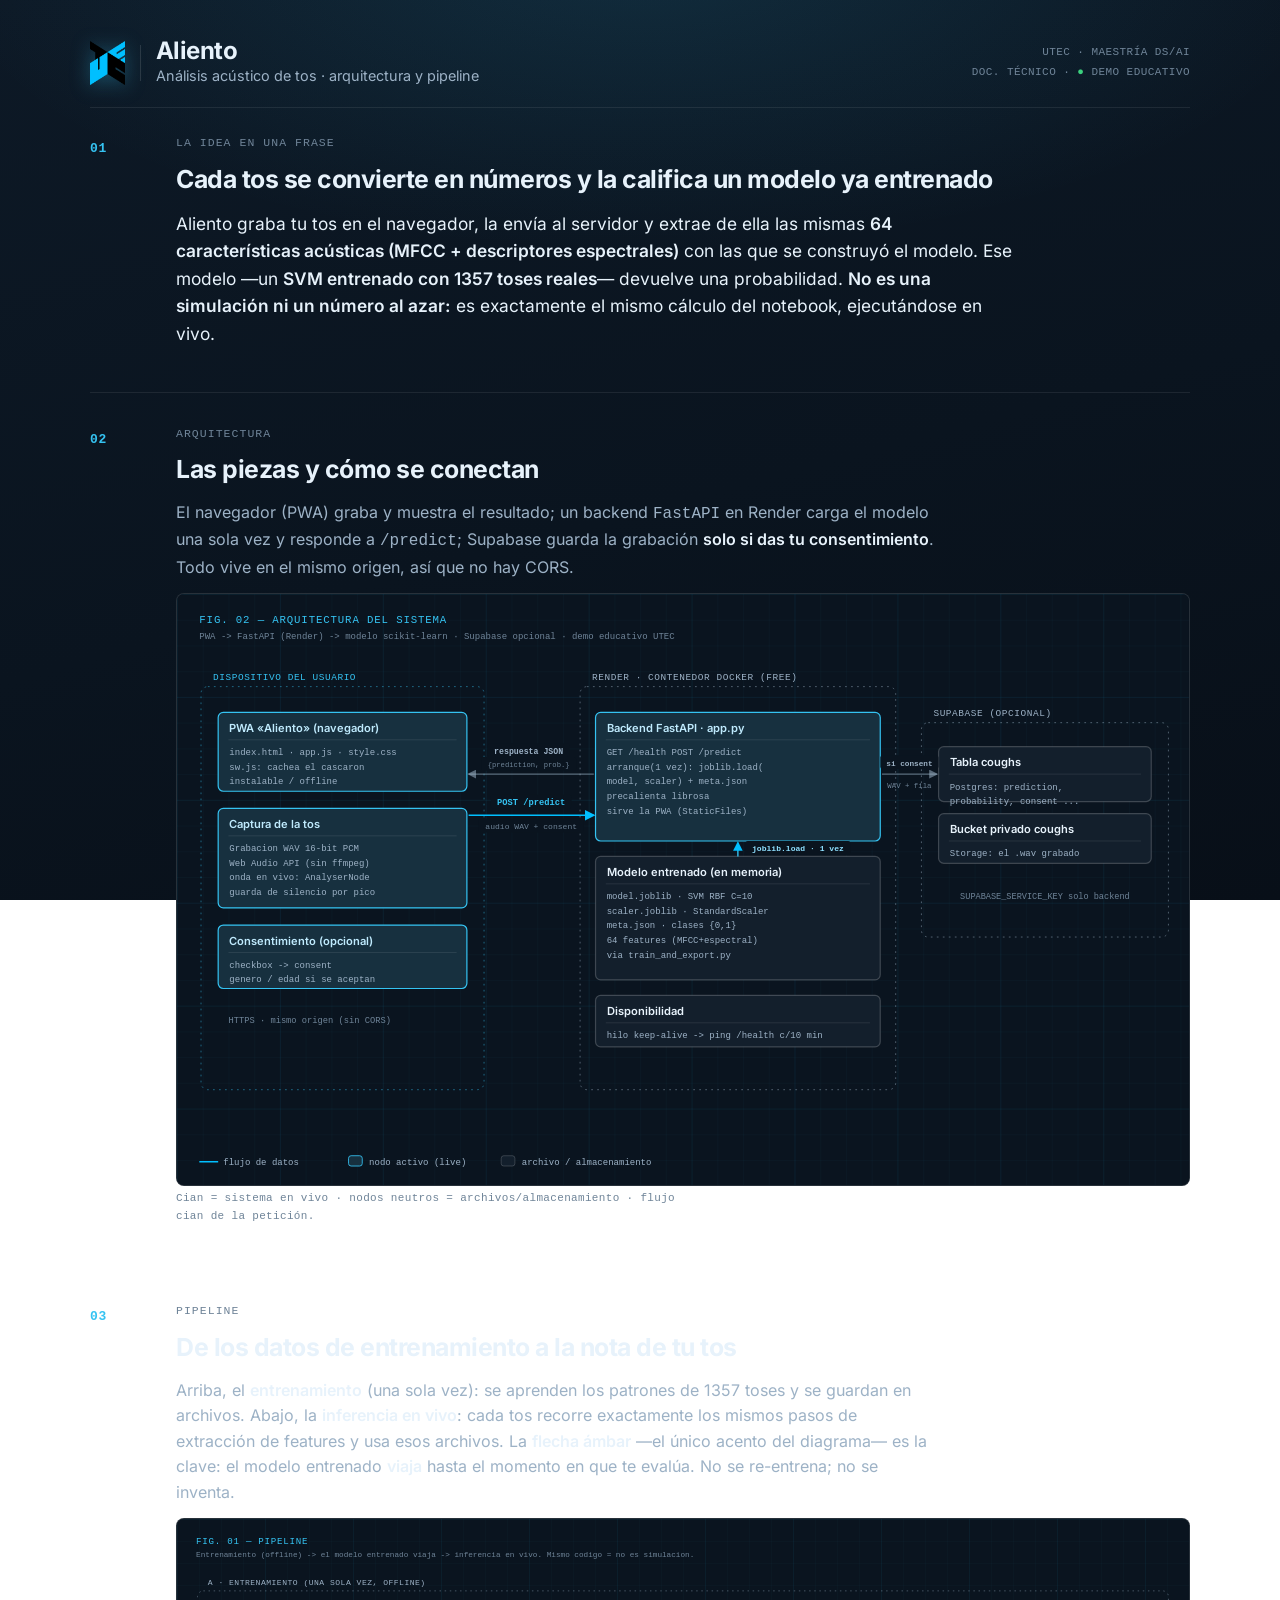
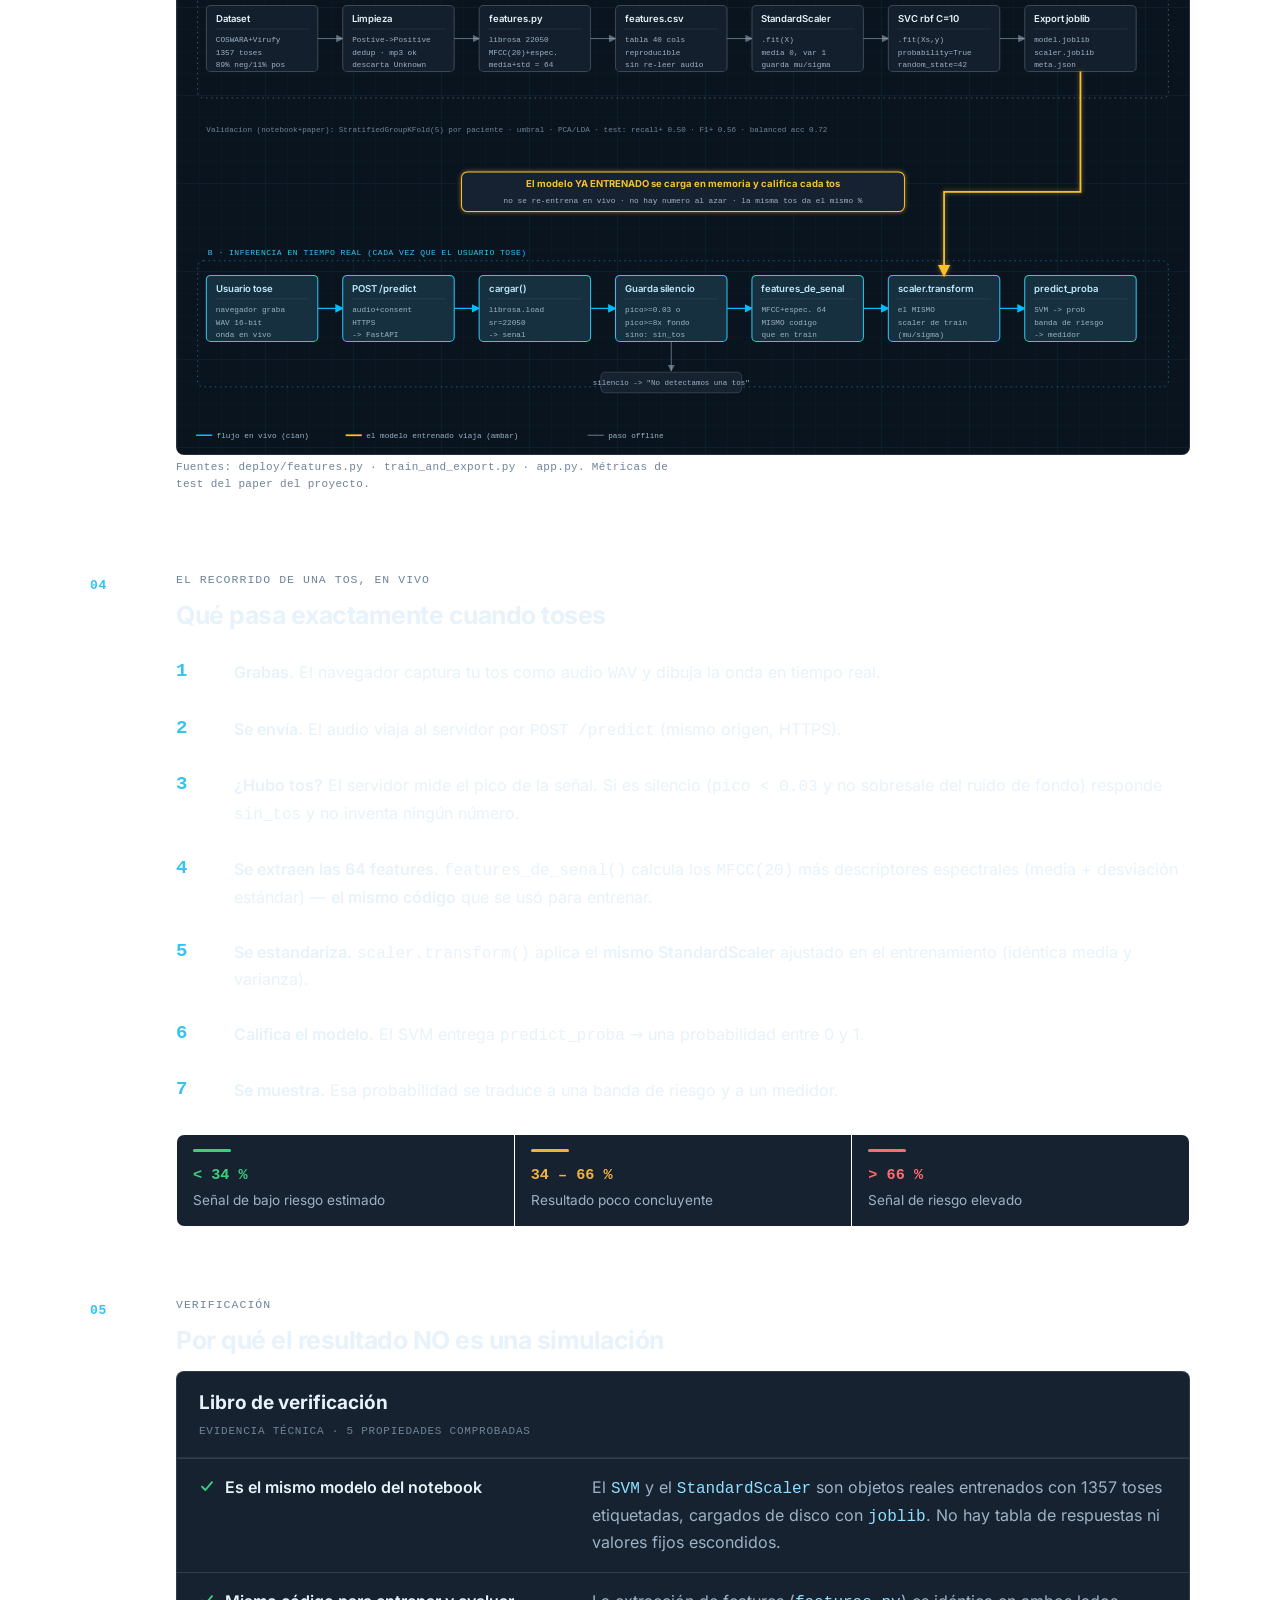
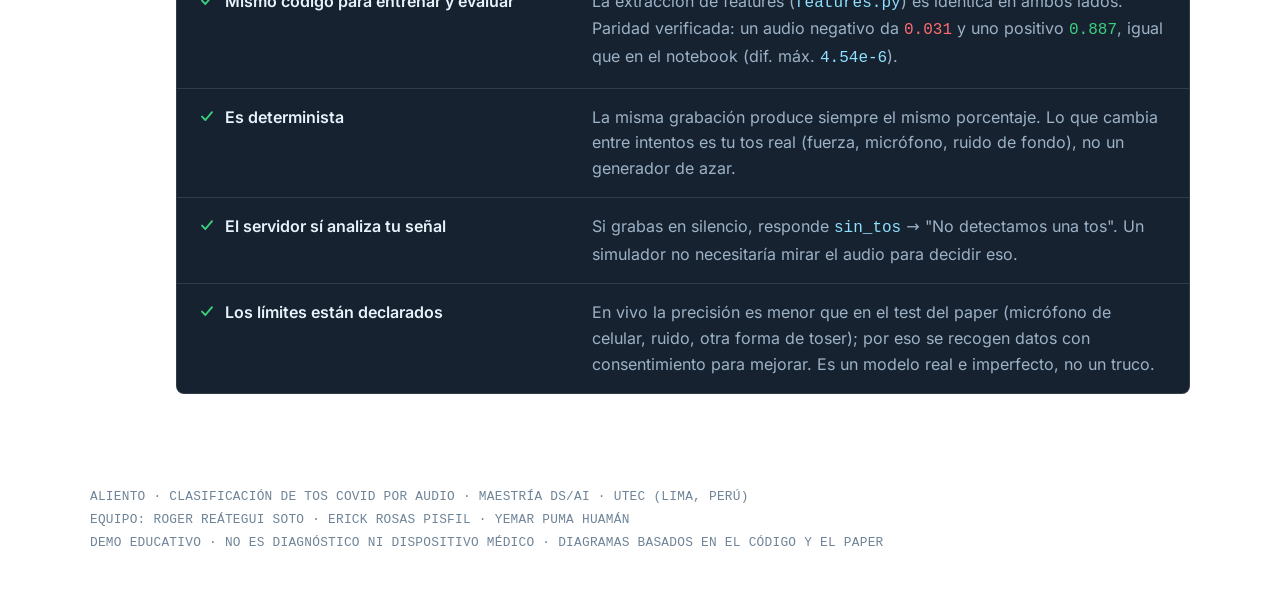
<file: docs/index.html>
<!doctype html><html lang="es"><head><meta charset="utf-8"><meta name="viewport" content="width=device-width,initial-scale=1"><link rel="icon" href="[data-uri]"><title>Aliento — Arquitectura y pipeline (UTEC)</title></head><body><style>@font-face{font-family:'Inter';font-weight:400;font-display:swap;src:url([data-uri]) format('woff2');}@font-face{font-family:'Inter';font-weight:600;font-display:swap;src:url([data-uri]) format('woff2');}@font-face{font-family:'Inter';font-weight:700;font-display:swap;src:url([data-uri]) format('woff2');}
:root{
 --bg:#0d1926; --s1:#14202c; --s2:#162230;
 --text:#e7f2fb; --mut:#9db2c6; --faint:#6f8498;
 --line:rgba(255,255,255,.08); --hair:rgba(255,255,255,.12);
 --cy:#35c3f2; --cyink:#8fe0ff; --amber:#f7c02e;
 --good:#3bd07e; --warn:#f0b23c; --bad:#ff6b70;
 --sans:'Inter',system-ui,-apple-system,'Segoe UI',Roboto,sans-serif;
 --mono:ui-monospace,'Cascadia Code','Consolas','IBM Plex Mono',monospace;
}
*{box-sizing:border-box}
body{margin:0;font-family:var(--sans);color:var(--text);line-height:1.6;-webkit-font-smoothing:antialiased;
 background:radial-gradient(100% 60% at 50% -5%,rgba(53,195,242,.12),transparent 55%),
   linear-gradient(165deg,#0d1926 0%,#0a141f 55%,#080f18 100%);
 background-attachment:fixed;min-height:100vh;}
.wrap{max-width:1160px;margin:0 auto;padding:38px 30px 70px;}
a{color:var(--cyink);text-decoration:none;} a:hover{text-decoration:underline;}
.mono{font-family:var(--mono);}
b,strong{color:var(--text);font-weight:600;}

.hdr{display:flex;align-items:center;gap:15px;padding-bottom:20px;border-bottom:1px solid var(--line);}
.logo{height:44px;width:auto;display:block;filter:drop-shadow(0 3px 10px rgba(53,195,242,.32));}
.respira{animation:respirar 4.5s ease-in-out infinite;transform-origin:center;}
@keyframes respirar{0%,100%{transform:scale(1);opacity:.94}50%{transform:scale(1.06);opacity:1}}
.hsep{width:1px;height:36px;background:var(--hair);}
.hbrand{font-weight:700;font-size:1.5rem;letter-spacing:-.02em;line-height:1.1;}
.hsub{color:var(--mut);font-size:.9rem;}
.hmeta{margin-left:auto;text-align:right;font-family:var(--mono);font-size:11px;color:var(--faint);
 line-height:1.8;letter-spacing:.04em;}
.hmeta .on{color:var(--good);}

.sec{display:grid;grid-template-columns:64px 1fr;gap:22px;padding:32px 0;border-top:1px solid var(--line);}
.sec:first-of-type{border-top:none;padding-top:26px;}
.idx{font-family:var(--mono);font-size:13px;font-weight:700;color:var(--cy);letter-spacing:.06em;padding-top:5px;}
.kicker{font-family:var(--mono);font-size:11.5px;color:var(--faint);letter-spacing:.09em;text-transform:uppercase;margin:0 0 7px;}
.sec h2{font-size:1.55rem;font-weight:700;letter-spacing:-.02em;margin:0 0 10px;text-wrap:balance;}
.sec p{margin:0 0 12px;max-width:76ch;}
.sec p.mut{color:var(--mut);}
.lead{font-size:1.08rem;}

.fig{margin:6px 0 4px;border:1px solid var(--hair);border-radius:8px;background:#0a141f;overflow:hidden;}
.fig svg{display:block;width:100%;height:auto;}
.figcap{font-family:var(--mono);font-size:11px;color:var(--faint);margin:9px 2px 0;letter-spacing:.03em;}

.steps{list-style:none;margin:4px 0 0;padding:0;}
.steps li{display:grid;grid-template-columns:42px 1fr;gap:16px;padding:14px 0;border-top:1px solid var(--hair);align-items:start;}
.steps li:first-child{border-top:none;}
.snum{font-family:var(--mono);font-size:19px;font-weight:700;color:var(--cy);line-height:1.25;}

.bands{display:grid;grid-template-columns:repeat(3,1fr);gap:1px;background:var(--hair);
 border:1px solid var(--hair);border-radius:8px;overflow:hidden;margin:16px 0 4px;}
.bands>div{background:var(--s2);padding:14px 16px;}
.bands .r{display:block;height:3px;width:38px;border-radius:2px;margin-bottom:11px;}
.bands .rn{font-family:var(--mono);font-weight:700;font-size:.95rem;}
.bands .rl{color:var(--mut);font-size:.85rem;margin-top:3px;}

.ledger{border:1px solid var(--hair);border-radius:8px;background:var(--s2);overflow:hidden;}
.lhead{padding:16px 22px;border-bottom:1px solid var(--line);}
.lhead h3{font-size:1.18rem;font-weight:700;margin:0;}
.lhead .sub{font-family:var(--mono);font-size:11px;color:var(--faint);letter-spacing:.07em;text-transform:uppercase;margin-top:5px;}
.lrow{display:grid;grid-template-columns:minmax(190px,1fr) 1.55fr;gap:22px;padding:16px 22px;border-top:1px solid var(--hair);}
.lrow:first-of-type{border-top:none;}
.lterm{display:flex;gap:10px;align-items:flex-start;font-weight:600;color:var(--text);}
.lterm svg{flex:none;margin-top:3px;}
.ldesc{color:var(--mut);}
.val{font-family:var(--mono);color:var(--cyink);} .val.good{color:var(--good);} .val.bad{color:var(--bad);}

.foot{margin-top:38px;padding-top:20px;border-top:1px solid var(--line);color:var(--faint);
 font-size:.8rem;font-family:var(--mono);line-height:1.8;letter-spacing:.02em;}

@media (max-width:660px){
 .wrap{padding:24px 15px 56px;}
 .sec{grid-template-columns:1fr;gap:4px;padding:26px 0;}
 .idx{padding-top:0;}
 .lrow{grid-template-columns:1fr;gap:5px;}
 .hmeta{display:none;}
}
@media (prefers-reduced-motion:reduce){.respira{animation:none;}}
</style>
<div class="wrap">
 <header class="hdr">
  <img class="logo respira" src="[data-uri]" alt="UTEC" height="44">
  <div class="hsep"></div>
  <div>
   <div class="hbrand">Aliento</div>
   <div class="hsub">Análisis acústico de tos · arquitectura y pipeline</div>
  </div>
  <div class="hmeta">UTEC · MAESTRÍA DS/AI<br>DOC. TÉCNICO · <span class="on">●</span> DEMO EDUCATIVO</div>
 </header>

 <section class="sec">
  <div class="idx">01</div>
  <div>
   <div class="kicker">La idea en una frase</div>
   <h2>Cada tos se convierte en números y la califica un modelo ya entrenado</h2>
   <p class="lead">Aliento graba tu tos en el navegador, la envía al servidor y extrae de ella las mismas
   <b>64 características acústicas (MFCC + descriptores espectrales)</b> con las que se construyó el modelo. Ese modelo —un
   <b>SVM entrenado con 1357 toses reales</b>— devuelve una probabilidad. <b>No es una simulación ni un
   número al azar:</b> es exactamente el mismo cálculo del notebook, ejecutándose en vivo.</p>
  </div>
 </section>

 <section class="sec">
  <div class="idx">02</div>
  <div>
   <div class="kicker">Arquitectura</div>
   <h2>Las piezas y cómo se conectan</h2>
   <p class="mut">El navegador (PWA) graba y muestra el resultado; un backend <span class="mono">FastAPI</span>
   en Render carga el modelo una sola vez y responde a <span class="mono">/predict</span>; Supabase guarda
   la grabación <b>solo si das tu consentimiento</b>. Todo vive en el mismo origen, así que no hay CORS.</p>
   <figure class="fig"><svg xmlns="http://www.w3.org/2000/svg" viewBox="0 0 1180 690" width="1180" height="690"><style>.t{font-family:'Inter',system-ui,'Segoe UI',sans-serif}.m{font-family:ui-monospace,'Cascadia Code','Consolas',monospace}</style><defs><pattern id="gf" width="30" height="30" patternUnits="userSpaceOnUse"><path d="M30 0H0V30" fill="none" stroke="rgba(53,195,242,.06)" stroke-width="1"/></pattern><pattern id="gm" width="120" height="120" patternUnits="userSpaceOnUse"><path d="M120 0H0V120" fill="none" stroke="rgba(0,191,255,.10)" stroke-width="1"/></pattern><filter id="ag" x="-40%" y="-40%" width="180%" height="180%"><feDropShadow dx="0" dy="0" stdDeviation="3" flood-color="#f7c02e" flood-opacity="0.55"/></filter><filter id="cg" x="-40%" y="-40%" width="180%" height="180%"><feDropShadow dx="0" dy="0" stdDeviation="4" flood-color="#35c3f2" flood-opacity="0.25"/></filter><marker id="aMut" viewBox="0 0 10 10" refX="8.5" refY="5" markerWidth="7" markerHeight="7" orient="auto-start-reverse"><path d="M0 0 L10 5 L0 10 z" fill="rgba(157,178,198,.55)"/></marker><marker id="aCy" viewBox="0 0 10 10" refX="8.5" refY="5" markerWidth="7" markerHeight="7" orient="auto-start-reverse"><path d="M0 0 L10 5 L0 10 z" fill="#00bfff"/></marker><marker id="aAm" viewBox="0 0 10 10" refX="8.5" refY="5" markerWidth="7" markerHeight="7" orient="auto-start-reverse"><path d="M0 0 L10 5 L0 10 z" fill="#f7c02e"/></marker></defs><rect x="0" y="0" width="1180" height="690" fill="#0a141f"/><rect x="0" y="0" width="1180" height="690" fill="url(#gf)"/><rect x="0" y="0" width="1180" height="690" fill="url(#gm)"/><text x="26" y="34" class="m" font-size="12.5" letter-spacing="0.08em" fill="#35c3f2">FIG. 02 — ARQUITECTURA DEL SISTEMA</text><text x="26" y="52" class="m" font-size="10.5" fill="#6f8498">PWA -&gt; FastAPI (Render) -&gt; modelo scikit-learn · Supabase opcional · demo educativo UTEC</text><rect x="28" y="108" width="330" height="470" rx="8" fill="none" stroke="#35c3f2" stroke-width="1.1" stroke-dasharray="2 5" opacity="0.5"/><text x="42" y="100" class="m" font-size="11" letter-spacing="0.06em" fill="#35c3f2">DISPOSITIVO DEL USUARIO</text><rect x="470" y="108" width="368" height="470" rx="8" fill="none" stroke="#9db2c6" stroke-width="1.1" stroke-dasharray="2 5" opacity="0.5"/><text x="484" y="100" class="m" font-size="11" letter-spacing="0.06em" fill="#9db2c6">RENDER · CONTENEDOR DOCKER (FREE)</text><rect x="868" y="150" width="288" height="250" rx="8" fill="none" stroke="#9db2c6" stroke-width="1.1" stroke-dasharray="2 5" opacity="0.5"/><text x="882" y="142" class="m" font-size="11" letter-spacing="0.06em" fill="#9db2c6">SUPABASE (OPCIONAL)</text><rect x="48" y="138" width="290" height="92" rx="6" fill="#17303f" stroke="#35c3f2" stroke-width="1.4"/><text x="61" y="161" class="t" font-size="13" font-weight="600" fill="#bfeafd">PWA «Aliento» (navegador)</text><line x1="60" y1="170" x2="326" y2="170" stroke="rgba(255,255,255,.10)"/><text x="61" y="188" class="m" font-size="10.5" fill="#9db2c6">index.html · app.js · style.css</text><text x="61" y="205" class="m" font-size="10.5" fill="#9db2c6">sw.js: cachea el cascaron</text><text x="61" y="222" class="m" font-size="10.5" fill="#9db2c6">instalable / offline</text><rect x="48" y="250" width="290" height="116" rx="6" fill="#17303f" stroke="#35c3f2" stroke-width="1.4"/><text x="61" y="273" class="t" font-size="13" font-weight="600" fill="#bfeafd">Captura de la tos</text><line x1="60" y1="282" x2="326" y2="282" stroke="rgba(255,255,255,.10)"/><text x="61" y="300" class="m" font-size="10.5" fill="#9db2c6">Grabacion WAV 16-bit PCM</text><text x="61" y="317" class="m" font-size="10.5" fill="#9db2c6">Web Audio API (sin ffmpeg)</text><text x="61" y="334" class="m" font-size="10.5" fill="#9db2c6">onda en vivo: AnalyserNode</text><text x="61" y="351" class="m" font-size="10.5" fill="#9db2c6">guarda de silencio por pico</text><rect x="48" y="386" width="290" height="74" rx="6" fill="#17303f" stroke="#35c3f2" stroke-width="1.4"/><text x="61" y="409" class="t" font-size="13" font-weight="600" fill="#bfeafd">Consentimiento (opcional)</text><line x1="60" y1="418" x2="326" y2="418" stroke="rgba(255,255,255,.10)"/><text x="61" y="436" class="m" font-size="10.5" fill="#9db2c6">checkbox -&gt; consent</text><text x="61" y="453" class="m" font-size="10.5" fill="#9db2c6">genero / edad si se aceptan</text><text x="60" y="500" class="m" font-size="10.2" fill="#6f8498">HTTPS · mismo origen (sin CORS)</text><rect x="488" y="138" width="332" height="150" rx="6" fill="#17303f" stroke="#35c3f2" stroke-width="1.4"/><text x="501" y="161" class="t" font-size="13" font-weight="600" fill="#bfeafd">Backend FastAPI · app.py</text><line x1="500" y1="170" x2="808" y2="170" stroke="rgba(255,255,255,.10)"/><text x="501" y="188" class="m" font-size="10.5" fill="#9db2c6">GET /health     POST /predict</text><text x="501" y="205" class="m" font-size="10.5" fill="#9db2c6">arranque(1 vez): joblib.load(</text><text x="501" y="222" class="m" font-size="10.5" fill="#9db2c6">  model, scaler) + meta.json</text><text x="501" y="239" class="m" font-size="10.5" fill="#9db2c6">precalienta librosa</text><text x="501" y="256" class="m" font-size="10.5" fill="#9db2c6">sirve la PWA (StaticFiles)</text><rect x="488" y="306" width="332" height="144" rx="6" fill="#131f2c" stroke="rgba(255,255,255,.20)" stroke-width="1.4"/><text x="501" y="329" class="t" font-size="13" font-weight="600" fill="#e7f2fb">Modelo entrenado (en memoria)</text><line x1="500" y1="338" x2="808" y2="338" stroke="rgba(255,255,255,.10)"/><text x="501" y="356" class="m" font-size="10.5" fill="#9db2c6">model.joblib  · SVM RBF C=10</text><text x="501" y="373" class="m" font-size="10.5" fill="#9db2c6">scaler.joblib · StandardScaler</text><text x="501" y="390" class="m" font-size="10.5" fill="#9db2c6">meta.json · clases {0,1}</text><text x="501" y="407" class="m" font-size="10.5" fill="#9db2c6">64 features (MFCC+espectral)</text><text x="501" y="424" class="m" font-size="10.5" fill="#9db2c6">via train_and_export.py</text><rect x="488" y="468" width="332" height="60" rx="6" fill="#131f2c" stroke="rgba(255,255,255,.20)" stroke-width="1.4"/><text x="501" y="491" class="t" font-size="13" font-weight="600" fill="#e7f2fb">Disponibilidad</text><line x1="500" y1="500" x2="808" y2="500" stroke="rgba(255,255,255,.10)"/><text x="501" y="518" class="m" font-size="10.5" fill="#9db2c6">hilo keep-alive -&gt; ping /health c/10 min</text><rect x="888" y="178" width="248" height="64" rx="6" fill="#131f2c" stroke="rgba(255,255,255,.20)" stroke-width="1.4"/><text x="901" y="201" class="t" font-size="13" font-weight="600" fill="#e7f2fb">Tabla coughs</text><line x1="900" y1="210" x2="1124" y2="210" stroke="rgba(255,255,255,.10)"/><text x="901" y="228" class="m" font-size="10.5" fill="#9db2c6">Postgres: prediction,</text><text x="901" y="245" class="m" font-size="10.5" fill="#9db2c6">probability, consent ...</text><rect x="888" y="256" width="248" height="58" rx="6" fill="#131f2c" stroke="rgba(255,255,255,.20)" stroke-width="1.4"/><text x="901" y="279" class="t" font-size="13" font-weight="600" fill="#e7f2fb">Bucket privado coughs</text><line x1="900" y1="288" x2="1124" y2="288" stroke="rgba(255,255,255,.10)"/><text x="901" y="306" class="m" font-size="10.5" fill="#9db2c6">Storage: el .wav grabado</text><text x="1012" y="356" text-anchor="middle" class="m" font-size="10" fill="#6f8498">SUPABASE_SERVICE_KEY solo backend</text><line x1="340" y1="258" x2="486" y2="258" stroke="#00bfff" stroke-width="1.8" marker-end="url(#aCy)"/><rect x="365.894" y="234" width="94.21199999999999" height="16" rx="3" fill="#0a141f"/><text x="413" y="246" class="m" font-size="10.2" font-weight="600" text-anchor="middle" fill="#35c3f2">POST /predict</text><rect x="351.634" y="262" width="122.732" height="16" rx="3" fill="#0a141f"/><text x="413" y="274" class="m" font-size="9.4" font-weight="400" text-anchor="middle" fill="#6f8498">audio WAV + consent</text><line x1="486" y1="210" x2="340" y2="210" stroke="rgba(157,178,198,.55)" stroke-width="1.5" marker-end="url(#aMut)"/><rect x="362.336" y="174" width="95.328" height="16" rx="3" fill="#0a141f"/><text x="410" y="186" class="m" font-size="9.6" font-weight="600" text-anchor="middle" fill="#9db2c6">respuesta JSON</text><rect x="354.524" y="190" width="110.952" height="16" rx="3" fill="#0a141f"/><text x="410" y="202" class="m" font-size="8.4" font-weight="400" text-anchor="middle" fill="#6f8498">{prediction, prob.}</text><line x1="654" y1="306" x2="654" y2="290" stroke="#35c3f2" stroke-width="1.6" marker-end="url(#aCy)"/><rect x="662.634" y="288" width="122.732" height="16" rx="3" fill="#0a141f"/><text x="724" y="300" class="m" font-size="9.4" font-weight="600" text-anchor="middle" fill="#8fe0ff">joblib.load · 1 vez</text><line x1="822" y1="210" x2="886" y2="210" stroke="rgba(157,178,198,.55)" stroke-width="1.5" marker-end="url(#aMut)"/><rect x="820.1" y="188" width="67.8" height="16" rx="3" fill="#0a141f"/><text x="854" y="200" class="m" font-size="9" font-weight="600" text-anchor="middle" fill="#9db2c6">si consent</text><text x="854" y="226" text-anchor="middle" class="m" font-size="8.6" fill="#6f8498">WAV + fila</text><line x1="26" y1="662" x2="48" y2="662" stroke="#00bfff" stroke-width="2"/><text x="54" y="666" class="m" font-size="10.5" fill="#9db2c6">flujo de datos</text><rect x="200" y="655" width="16" height="12" rx="3" fill="#17303f" stroke="#35c3f2"/><text x="224" y="666" class="m" font-size="10.5" fill="#9db2c6">nodo activo (live)</text><rect x="378" y="655" width="16" height="12" rx="3" fill="#131f2c" stroke="rgba(255,255,255,.20)"/><text x="402" y="666" class="m" font-size="10.5" fill="#9db2c6">archivo / almacenamiento</text></svg></figure>
   <p class="figcap">Cian = sistema en vivo · nodos neutros = archivos/almacenamiento · flujo cian de la petición.</p>
  </div>
 </section>

 <section class="sec">
  <div class="idx">03</div>
  <div>
   <div class="kicker">Pipeline</div>
   <h2>De los datos de entrenamiento a la nota de tu tos</h2>
   <p class="mut">Arriba, el <b>entrenamiento</b> (una sola vez): se aprenden los patrones de 1357 toses y se
   guardan en archivos. Abajo, la <b>inferencia en vivo</b>: cada tos recorre exactamente los mismos pasos
   de extracción de features y usa esos archivos. La <b>flecha ámbar</b> —el único acento del diagrama— es la
   clave: el modelo entrenado <b>viaja</b> hasta el momento en que te evalúa. No se re-entrena; no se inventa.</p>
   <figure class="fig"><svg xmlns="http://www.w3.org/2000/svg" viewBox="0 0 1380 730" width="1380" height="730"><style>.t{font-family:'Inter',system-ui,'Segoe UI',sans-serif}.m{font-family:ui-monospace,'Cascadia Code','Consolas',monospace}</style><defs><pattern id="gf" width="30" height="30" patternUnits="userSpaceOnUse"><path d="M30 0H0V30" fill="none" stroke="rgba(53,195,242,.06)" stroke-width="1"/></pattern><pattern id="gm" width="120" height="120" patternUnits="userSpaceOnUse"><path d="M120 0H0V120" fill="none" stroke="rgba(0,191,255,.10)" stroke-width="1"/></pattern><filter id="ag" x="-40%" y="-40%" width="180%" height="180%"><feDropShadow dx="0" dy="0" stdDeviation="3" flood-color="#f7c02e" flood-opacity="0.55"/></filter><filter id="cg" x="-40%" y="-40%" width="180%" height="180%"><feDropShadow dx="0" dy="0" stdDeviation="4" flood-color="#35c3f2" flood-opacity="0.25"/></filter><marker id="aMut" viewBox="0 0 10 10" refX="8.5" refY="5" markerWidth="7" markerHeight="7" orient="auto-start-reverse"><path d="M0 0 L10 5 L0 10 z" fill="rgba(157,178,198,.55)"/></marker><marker id="aCy" viewBox="0 0 10 10" refX="8.5" refY="5" markerWidth="7" markerHeight="7" orient="auto-start-reverse"><path d="M0 0 L10 5 L0 10 z" fill="#00bfff"/></marker><marker id="aAm" viewBox="0 0 10 10" refX="8.5" refY="5" markerWidth="7" markerHeight="7" orient="auto-start-reverse"><path d="M0 0 L10 5 L0 10 z" fill="#f7c02e"/></marker></defs><rect x="0" y="0" width="1380" height="730" fill="#0a141f"/><rect x="0" y="0" width="1380" height="730" fill="url(#gf)"/><rect x="0" y="0" width="1380" height="730" fill="url(#gm)"/><text x="26" y="34" class="m" font-size="12.5" letter-spacing="0.08em" fill="#35c3f2">FIG. 01 — PIPELINE</text><text x="26" y="52" class="m" font-size="10.5" fill="#6f8498">Entrenamiento (offline) -&gt; el modelo entrenado viaja -&gt; inferencia en vivo. Mismo codigo = no es simulacion.</text><rect x="28" y="98" width="1324" height="146" rx="8" fill="none" stroke="#9db2c6" stroke-width="1.1" stroke-dasharray="2 5" opacity="0.5"/><text x="42" y="90" class="m" font-size="11" letter-spacing="0.06em" fill="#9db2c6">A · ENTRENAMIENTO (UNA SOLA VEZ, OFFLINE)</text><rect x="40" y="118" width="152" height="90" rx="6" fill="#131f2c" stroke="rgba(255,255,255,.20)" stroke-width="1.4"/><text x="53" y="141" class="t" font-size="13" font-weight="600" fill="#e7f2fb">Dataset</text><line x1="52" y1="150" x2="180" y2="150" stroke="rgba(255,255,255,.10)"/><text x="53" y="168" class="m" font-size="10.5" fill="#9db2c6">COSWARA+Virufy</text><text x="53" y="185" class="m" font-size="10.5" fill="#9db2c6">1357 toses</text><text x="53" y="202" class="m" font-size="10.5" fill="#9db2c6">89% neg/11% pos</text><line x1="192" y1="163.0" x2="226" y2="163.0" stroke="rgba(157,178,198,.55)" stroke-width="1.5" marker-end="url(#aMut)"/><rect x="226" y="118" width="152" height="90" rx="6" fill="#131f2c" stroke="rgba(255,255,255,.20)" stroke-width="1.4"/><text x="239" y="141" class="t" font-size="13" font-weight="600" fill="#e7f2fb">Limpieza</text><line x1="238" y1="150" x2="366" y2="150" stroke="rgba(255,255,255,.10)"/><text x="239" y="168" class="m" font-size="10.5" fill="#9db2c6">Postive-&gt;Positive</text><text x="239" y="185" class="m" font-size="10.5" fill="#9db2c6">dedup · mp3 ok</text><text x="239" y="202" class="m" font-size="10.5" fill="#9db2c6">descarta Unknown</text><line x1="378" y1="163.0" x2="412" y2="163.0" stroke="rgba(157,178,198,.55)" stroke-width="1.5" marker-end="url(#aMut)"/><rect x="412" y="118" width="152" height="90" rx="6" fill="#131f2c" stroke="rgba(255,255,255,.20)" stroke-width="1.4"/><text x="425" y="141" class="t" font-size="13" font-weight="600" fill="#e7f2fb">features.py</text><line x1="424" y1="150" x2="552" y2="150" stroke="rgba(255,255,255,.10)"/><text x="425" y="168" class="m" font-size="10.5" fill="#9db2c6">librosa 22050</text><text x="425" y="185" class="m" font-size="10.5" fill="#9db2c6">MFCC(20)+espec.</text><text x="425" y="202" class="m" font-size="10.5" fill="#9db2c6">media+std = 64</text><line x1="564" y1="163.0" x2="598" y2="163.0" stroke="rgba(157,178,198,.55)" stroke-width="1.5" marker-end="url(#aMut)"/><rect x="598" y="118" width="152" height="90" rx="6" fill="#131f2c" stroke="rgba(255,255,255,.20)" stroke-width="1.4"/><text x="611" y="141" class="t" font-size="13" font-weight="600" fill="#e7f2fb">features.csv</text><line x1="610" y1="150" x2="738" y2="150" stroke="rgba(255,255,255,.10)"/><text x="611" y="168" class="m" font-size="10.5" fill="#9db2c6">tabla 40 cols</text><text x="611" y="185" class="m" font-size="10.5" fill="#9db2c6">reproducible</text><text x="611" y="202" class="m" font-size="10.5" fill="#9db2c6">sin re-leer audio</text><line x1="750" y1="163.0" x2="784" y2="163.0" stroke="rgba(157,178,198,.55)" stroke-width="1.5" marker-end="url(#aMut)"/><rect x="784" y="118" width="152" height="90" rx="6" fill="#131f2c" stroke="rgba(255,255,255,.20)" stroke-width="1.4"/><text x="797" y="141" class="t" font-size="13" font-weight="600" fill="#e7f2fb">StandardScaler</text><line x1="796" y1="150" x2="924" y2="150" stroke="rgba(255,255,255,.10)"/><text x="797" y="168" class="m" font-size="10.5" fill="#9db2c6">.fit(X)</text><text x="797" y="185" class="m" font-size="10.5" fill="#9db2c6">media 0, var 1</text><text x="797" y="202" class="m" font-size="10.5" fill="#9db2c6">guarda mu/sigma</text><line x1="936" y1="163.0" x2="970" y2="163.0" stroke="rgba(157,178,198,.55)" stroke-width="1.5" marker-end="url(#aMut)"/><rect x="970" y="118" width="152" height="90" rx="6" fill="#131f2c" stroke="rgba(255,255,255,.20)" stroke-width="1.4"/><text x="983" y="141" class="t" font-size="13" font-weight="600" fill="#e7f2fb">SVC rbf C=10</text><line x1="982" y1="150" x2="1110" y2="150" stroke="rgba(255,255,255,.10)"/><text x="983" y="168" class="m" font-size="10.5" fill="#9db2c6">.fit(Xs,y)</text><text x="983" y="185" class="m" font-size="10.5" fill="#9db2c6">probability=True</text><text x="983" y="202" class="m" font-size="10.5" fill="#9db2c6">random_state=42</text><line x1="1122" y1="163.0" x2="1156" y2="163.0" stroke="rgba(157,178,198,.55)" stroke-width="1.5" marker-end="url(#aMut)"/><rect x="1156" y="118" width="152" height="90" rx="6" fill="#131f2c" stroke="rgba(255,255,255,.20)" stroke-width="1.4"/><text x="1169" y="141" class="t" font-size="13" font-weight="600" fill="#e7f2fb">Export joblib</text><line x1="1168" y1="150" x2="1296" y2="150" stroke="rgba(255,255,255,.10)"/><text x="1169" y="168" class="m" font-size="10.5" fill="#9db2c6">model.joblib</text><text x="1169" y="185" class="m" font-size="10.5" fill="#9db2c6">scaler.joblib</text><text x="1169" y="202" class="m" font-size="10.5" fill="#9db2c6">meta.json</text><text x="40" y="290" class="m" font-size="10.4" fill="#6f8498">Validacion (notebook+paper): StratifiedGroupKFold(5) por paciente · umbral · PCA/LDA · test: recall+ 0.50 · F1+ 0.56 · balanced acc 0.72</text><rect x="28" y="466" width="1324" height="172" rx="8" fill="none" stroke="#35c3f2" stroke-width="1.1" stroke-dasharray="2 5" opacity="0.5"/><text x="42" y="458" class="m" font-size="11" letter-spacing="0.06em" fill="#35c3f2">B · INFERENCIA EN TIEMPO REAL (CADA VEZ QUE EL USUARIO TOSE)</text><rect x="40" y="486" width="152" height="90" rx="6" fill="#17303f" stroke="#35c3f2" stroke-width="1.4"/><text x="53" y="509" class="t" font-size="13" font-weight="600" fill="#bfeafd">Usuario tose</text><line x1="52" y1="518" x2="180" y2="518" stroke="rgba(255,255,255,.10)"/><text x="53" y="536" class="m" font-size="10.5" fill="#9db2c6">navegador graba</text><text x="53" y="553" class="m" font-size="10.5" fill="#9db2c6">WAV 16-bit</text><text x="53" y="570" class="m" font-size="10.5" fill="#9db2c6">onda en vivo</text><line x1="192" y1="531.0" x2="226" y2="531.0" stroke="#00bfff" stroke-width="1.7" marker-end="url(#aCy)"/><rect x="226" y="486" width="152" height="90" rx="6" fill="#17303f" stroke="#35c3f2" stroke-width="1.4"/><text x="239" y="509" class="t" font-size="13" font-weight="600" fill="#bfeafd">POST /predict</text><line x1="238" y1="518" x2="366" y2="518" stroke="rgba(255,255,255,.10)"/><text x="239" y="536" class="m" font-size="10.5" fill="#9db2c6">audio+consent</text><text x="239" y="553" class="m" font-size="10.5" fill="#9db2c6">HTTPS</text><text x="239" y="570" class="m" font-size="10.5" fill="#9db2c6">-&gt; FastAPI</text><line x1="378" y1="531.0" x2="412" y2="531.0" stroke="#00bfff" stroke-width="1.7" marker-end="url(#aCy)"/><rect x="412" y="486" width="152" height="90" rx="6" fill="#17303f" stroke="#35c3f2" stroke-width="1.4"/><text x="425" y="509" class="t" font-size="13" font-weight="600" fill="#bfeafd">cargar()</text><line x1="424" y1="518" x2="552" y2="518" stroke="rgba(255,255,255,.10)"/><text x="425" y="536" class="m" font-size="10.5" fill="#9db2c6">librosa.load</text><text x="425" y="553" class="m" font-size="10.5" fill="#9db2c6">sr=22050</text><text x="425" y="570" class="m" font-size="10.5" fill="#9db2c6">-&gt; senal</text><line x1="564" y1="531.0" x2="598" y2="531.0" stroke="#00bfff" stroke-width="1.7" marker-end="url(#aCy)"/><rect x="598" y="486" width="152" height="90" rx="6" fill="#17303f" stroke="#35c3f2" stroke-width="1.4"/><text x="611" y="509" class="t" font-size="13" font-weight="600" fill="#bfeafd">Guarda silencio</text><line x1="610" y1="518" x2="738" y2="518" stroke="rgba(255,255,255,.10)"/><text x="611" y="536" class="m" font-size="10.5" fill="#9db2c6">pico&gt;=0.03 o</text><text x="611" y="553" class="m" font-size="10.5" fill="#9db2c6">pico&gt;=8x fondo</text><text x="611" y="570" class="m" font-size="10.5" fill="#9db2c6">sino: sin_tos</text><line x1="750" y1="531.0" x2="784" y2="531.0" stroke="#00bfff" stroke-width="1.7" marker-end="url(#aCy)"/><rect x="784" y="486" width="152" height="90" rx="6" fill="#17303f" stroke="#35c3f2" stroke-width="1.4"/><text x="797" y="509" class="t" font-size="13" font-weight="600" fill="#bfeafd">features_de_senal</text><line x1="796" y1="518" x2="924" y2="518" stroke="rgba(255,255,255,.10)"/><text x="797" y="536" class="m" font-size="10.5" fill="#9db2c6">MFCC+espec. 64</text><text x="797" y="553" class="m" font-size="10.5" fill="#9db2c6">MISMO codigo</text><text x="797" y="570" class="m" font-size="10.5" fill="#9db2c6">que en train</text><line x1="936" y1="531.0" x2="970" y2="531.0" stroke="#00bfff" stroke-width="1.7" marker-end="url(#aCy)"/><rect x="970" y="486" width="152" height="90" rx="6" fill="#17303f" stroke="#35c3f2" stroke-width="1.4"/><text x="983" y="509" class="t" font-size="13" font-weight="600" fill="#bfeafd">scaler.transform</text><line x1="982" y1="518" x2="1110" y2="518" stroke="rgba(255,255,255,.10)"/><text x="983" y="536" class="m" font-size="10.5" fill="#9db2c6">el MISMO</text><text x="983" y="553" class="m" font-size="10.5" fill="#9db2c6">scaler de train</text><text x="983" y="570" class="m" font-size="10.5" fill="#9db2c6">(mu/sigma)</text><line x1="1122" y1="531.0" x2="1156" y2="531.0" stroke="#00bfff" stroke-width="1.7" marker-end="url(#aCy)"/><rect x="1156" y="486" width="152" height="90" rx="6" fill="#17303f" stroke="#35c3f2" stroke-width="1.4"/><text x="1169" y="509" class="t" font-size="13" font-weight="600" fill="#bfeafd">predict_proba</text><line x1="1168" y1="518" x2="1296" y2="518" stroke="rgba(255,255,255,.10)"/><text x="1169" y="536" class="m" font-size="10.5" fill="#9db2c6">SVM -&gt; prob</text><text x="1169" y="553" class="m" font-size="10.5" fill="#9db2c6">banda de riesgo</text><text x="1169" y="570" class="m" font-size="10.5" fill="#9db2c6">-&gt; medidor</text><line x1="674.0" y1="576" x2="674.0" y2="616" stroke="rgba(157,178,198,.55)" stroke-width="1.4" marker-end="url(#aMut)"/><rect x="578.0" y="618" width="192" height="28" rx="6" fill="#162230" stroke="rgba(255,255,255,.20)"/><text x="674.0" y="636" text-anchor="middle" class="m" font-size="10.2" fill="#9db2c6">silencio -> "No detectamos una tos"</text><path d="M 1232.0 208 L 1232.0 372 L 1046.0 372 L 1046.0 486" fill="none" stroke="#f7c02e" stroke-width="2.4" marker-end="url(#aAm)" filter="url(#ag)"/><rect x="388" y="345" width="604" height="54" rx="8" fill="#162230" stroke="#f7c02e" stroke-width="1.4" filter="url(#ag)"/><text x="690.0" y="366" text-anchor="middle" class="t" font-size="13" font-weight="700" fill="#f7c02e">El modelo YA ENTRENADO se carga en memoria y califica cada tos</text><text x="690.0" y="387" text-anchor="middle" class="m" font-size="10.6" fill="#9db2c6">no se re-entrena en vivo · no hay numero al azar · la misma tos da el mismo %</text><line x1="26" y1="704" x2="48" y2="704" stroke="#00bfff" stroke-width="2"/><text x="54" y="708" class="m" font-size="10.5" fill="#9db2c6">flujo en vivo (cian)</text><line x1="230" y1="704" x2="252" y2="704" stroke="#f7c02e" stroke-width="2.4"/><text x="258" y="708" class="m" font-size="10.5" fill="#9db2c6">el modelo entrenado viaja (ambar)</text><line x1="560" y1="704" x2="582" y2="704" stroke="rgba(157,178,198,.55)" stroke-width="1.6"/><text x="588" y="708" class="m" font-size="10.5" fill="#9db2c6">paso offline</text></svg></figure>
   <p class="figcap">Fuentes: deploy/features.py · train_and_export.py · app.py. Métricas de test del paper del proyecto.</p>
  </div>
 </section>

 <section class="sec">
  <div class="idx">04</div>
  <div>
   <div class="kicker">El recorrido de una tos, en vivo</div>
   <h2>Qué pasa exactamente cuando toses</h2>
   <ol class="steps">
    <li><span class="snum">1</span><div><b>Grabas.</b> El navegador captura tu tos como audio <span class="mono">WAV</span> y dibuja la onda en tiempo real.</div></li>
    <li><span class="snum">2</span><div><b>Se envía.</b> El audio viaja al servidor por <span class="mono">POST /predict</span> (mismo origen, HTTPS).</div></li>
    <li><span class="snum">3</span><div><b>¿Hubo tos?</b> El servidor mide el pico de la señal. Si es silencio (<span class="mono">pico &lt; 0.03</span> y no sobresale del ruido de fondo) responde <span class="mono">sin_tos</span> y no inventa ningún número.</div></li>
    <li><span class="snum">4</span><div><b>Se extraen las 64 features.</b> <span class="mono">features_de_senal()</span> calcula los <span class="mono">MFCC(20)</span> más descriptores espectrales (media + desviación estándar) — <b>el mismo código</b> que se usó para entrenar.</div></li>
    <li><span class="snum">5</span><div><b>Se estandariza.</b> <span class="mono">scaler.transform()</span> aplica el <b>mismo StandardScaler</b> ajustado en el entrenamiento (idéntica media y varianza).</div></li>
    <li><span class="snum">6</span><div><b>Califica el modelo.</b> El SVM entrega <span class="mono">predict_proba</span> → una probabilidad entre 0 y 1.</div></li>
    <li><span class="snum">7</span><div><b>Se muestra.</b> Esa probabilidad se traduce a una banda de riesgo y a un medidor.</div></li>
   </ol>
   <div class="bands">
    <div><span class="r" style="background:var(--good)"></span><div class="rn" style="color:var(--good)">&lt; 34 %</div><div class="rl">Señal de bajo riesgo estimado</div></div>
    <div><span class="r" style="background:var(--warn)"></span><div class="rn" style="color:var(--warn)">34 – 66 %</div><div class="rl">Resultado poco concluyente</div></div>
    <div><span class="r" style="background:var(--bad)"></span><div class="rn" style="color:var(--bad)">&gt; 66 %</div><div class="rl">Señal de riesgo elevado</div></div>
   </div>
  </div>
 </section>

 <section class="sec">
  <div class="idx">05</div>
  <div>
   <div class="kicker">Verificación</div>
   <h2>Por qué el resultado NO es una simulación</h2>
   <div class="ledger">
    <div class="lhead">
     <h3>Libro de verificación</h3>
     <div class="sub">Evidencia técnica · 5 propiedades comprobadas</div>
    </div>
    <div class="lrow">
     <div class="lterm"><svg width="16" height="16" viewBox="0 0 16 16" aria-hidden="true"><path d="M3 8.6 L6.4 12 L13 4.2" fill="none" stroke="#3bd07e" stroke-width="1.9" stroke-linecap="round" stroke-linejoin="round"/></svg><span>Es el mismo modelo del notebook</span></div>
     <div class="ldesc">El <span class="val">SVM</span> y el <span class="val">StandardScaler</span> son objetos reales entrenados con 1357 toses etiquetadas, cargados de disco con <span class="val">joblib</span>. No hay tabla de respuestas ni valores fijos escondidos.</div>
    </div>
    <div class="lrow">
     <div class="lterm"><svg width="16" height="16" viewBox="0 0 16 16" aria-hidden="true"><path d="M3 8.6 L6.4 12 L13 4.2" fill="none" stroke="#3bd07e" stroke-width="1.9" stroke-linecap="round" stroke-linejoin="round"/></svg><span>Mismo código para entrenar y evaluar</span></div>
     <div class="ldesc">La extracción de features (<span class="val">features.py</span>) es idéntica en ambos lados. Paridad verificada: un audio negativo da <span class="val bad">0.031</span> y uno positivo <span class="val good">0.887</span>, igual que en el notebook (dif. máx. <span class="val">4.54e-6</span>).</div>
    </div>
    <div class="lrow">
     <div class="lterm"><svg width="16" height="16" viewBox="0 0 16 16" aria-hidden="true"><path d="M3 8.6 L6.4 12 L13 4.2" fill="none" stroke="#3bd07e" stroke-width="1.9" stroke-linecap="round" stroke-linejoin="round"/></svg><span>Es determinista</span></div>
     <div class="ldesc">La misma grabación produce siempre el mismo porcentaje. Lo que cambia entre intentos es tu tos real (fuerza, micrófono, ruido de fondo), no un generador de azar.</div>
    </div>
    <div class="lrow">
     <div class="lterm"><svg width="16" height="16" viewBox="0 0 16 16" aria-hidden="true"><path d="M3 8.6 L6.4 12 L13 4.2" fill="none" stroke="#3bd07e" stroke-width="1.9" stroke-linecap="round" stroke-linejoin="round"/></svg><span>El servidor sí analiza tu señal</span></div>
     <div class="ldesc">Si grabas en silencio, responde <span class="val">sin_tos</span> → "No detectamos una tos". Un simulador no necesitaría mirar el audio para decidir eso.</div>
    </div>
    <div class="lrow">
     <div class="lterm"><svg width="16" height="16" viewBox="0 0 16 16" aria-hidden="true"><path d="M3 8.6 L6.4 12 L13 4.2" fill="none" stroke="#3bd07e" stroke-width="1.9" stroke-linecap="round" stroke-linejoin="round"/></svg><span>Los límites están declarados</span></div>
     <div class="ldesc">En vivo la precisión es menor que en el test del paper (micrófono de celular, ruido, otra forma de toser); por eso se recogen datos con consentimiento para mejorar. Es un modelo real e imperfecto, no un truco.</div>
    </div>
   </div>
  </div>
 </section>

 <div class="foot">
  ALIENTO · CLASIFICACIÓN DE TOS COVID POR AUDIO · MAESTRÍA DS/AI · UTEC (LIMA, PERÚ)<br>
  EQUIPO: ROGER REÁTEGUI SOTO · ERICK ROSAS PISFIL · YEMAR PUMA HUAMÁN<br>
  DEMO EDUCATIVO · NO ES DIAGNÓSTICO NI DISPOSITIVO MÉDICO · DIAGRAMAS BASADOS EN EL CÓDIGO Y EL PAPER
 </div>
</div>
</body></html>
</file>
